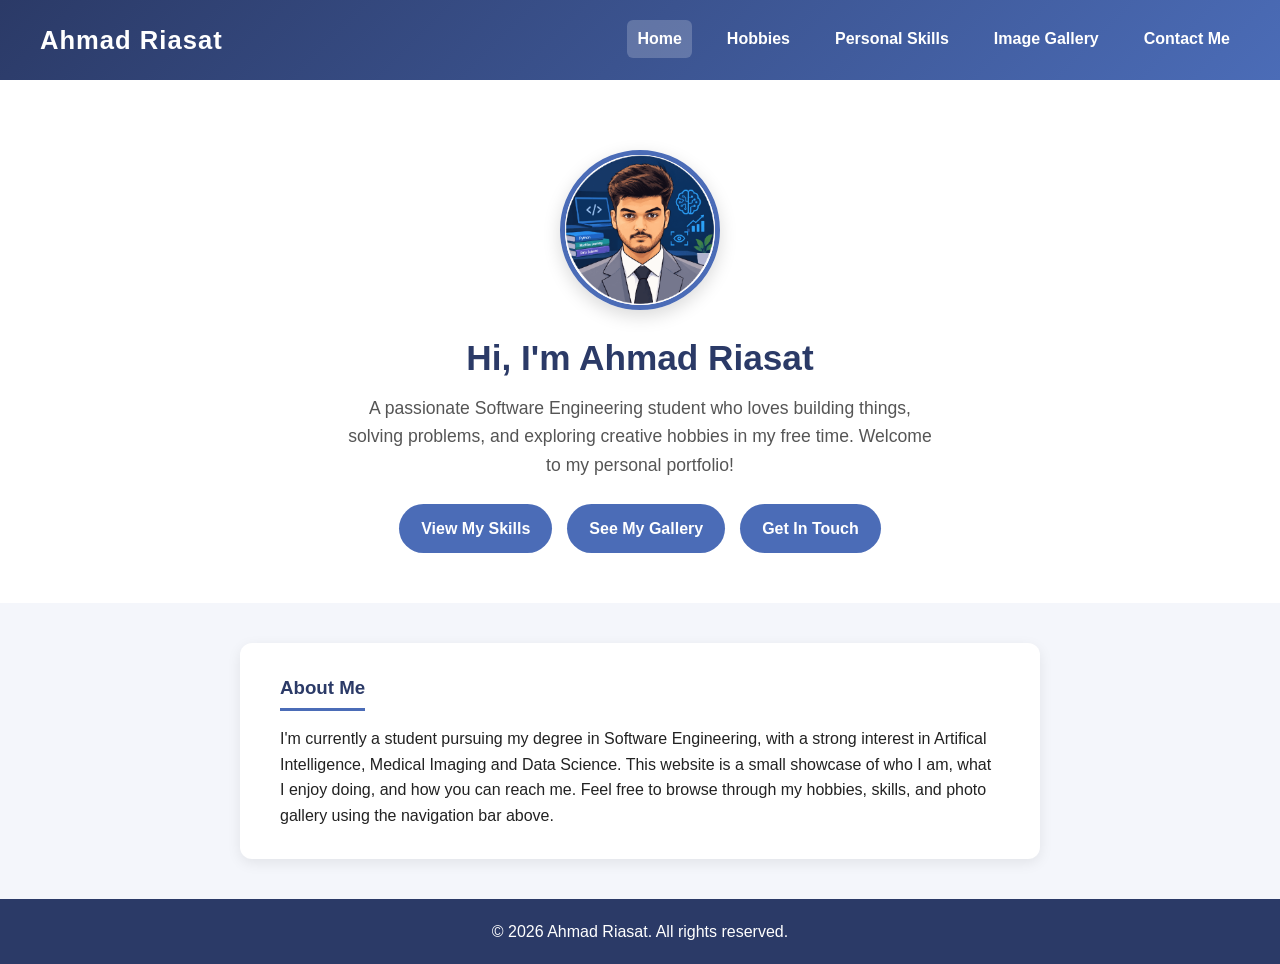
<file: index.html>
<!DOCTYPE html>
<html lang="en">
<head>
<meta charset="UTF-8">
<meta name="viewport" content="width=device-width, initial-scale=1.0">
<title>Ahmad Riasat | Home</title>
<link rel="stylesheet" href="css/style.css">
</head>
<body>

<header>
  <h1>Ahmad Riasat</h1>
  <nav>
    <ul>
      <li><a href="index.html" class="active">Home</a></li>
      <li><a href="hobbies.html">Hobbies</a></li>
      <li><a href="skills.html">Personal Skills</a></li>
      <li><a href="gallery.html">Image Gallery</a></li>
      <li><a href="contact.html">Contact Me</a></li>
    </ul>
  </nav>
</header>

<section class="hero">
  <img src="images/ProfilePic.png" alt="Profile photo of Ahmad">
  <h2>Hi, I'm Ahmad Riasat</h2>
  <p class="tagline">A passionate Software Engineering student who loves building things, solving problems,
     and exploring creative hobbies in my free time. Welcome to my personal portfolio!</p>
  <div class="btn-group">
    <a class="btn" href="skills.html">View My Skills</a>
    <a class="btn" href="gallery.html">See My Gallery</a>
    <a class="btn" href="contact.html">Get In Touch</a>
  </div>
</section>

<section class="about">
  <h3>About Me</h3>
  <p>
    I'm currently a student pursuing my degree in Software Engineering, with a strong interest in Artifical Intelligence,
    Medical Imaging and Data Science. This website is a small showcase of who I am, what I enjoy doing, and how you can
    reach me. Feel free to browse through my hobbies, skills, and photo gallery using the navigation bar above.
  </p>
</section>

<footer>
  <p>&copy; 2026 Ahmad Riasat. All rights reserved.</p>
</footer>

</body>
</html>
</file>
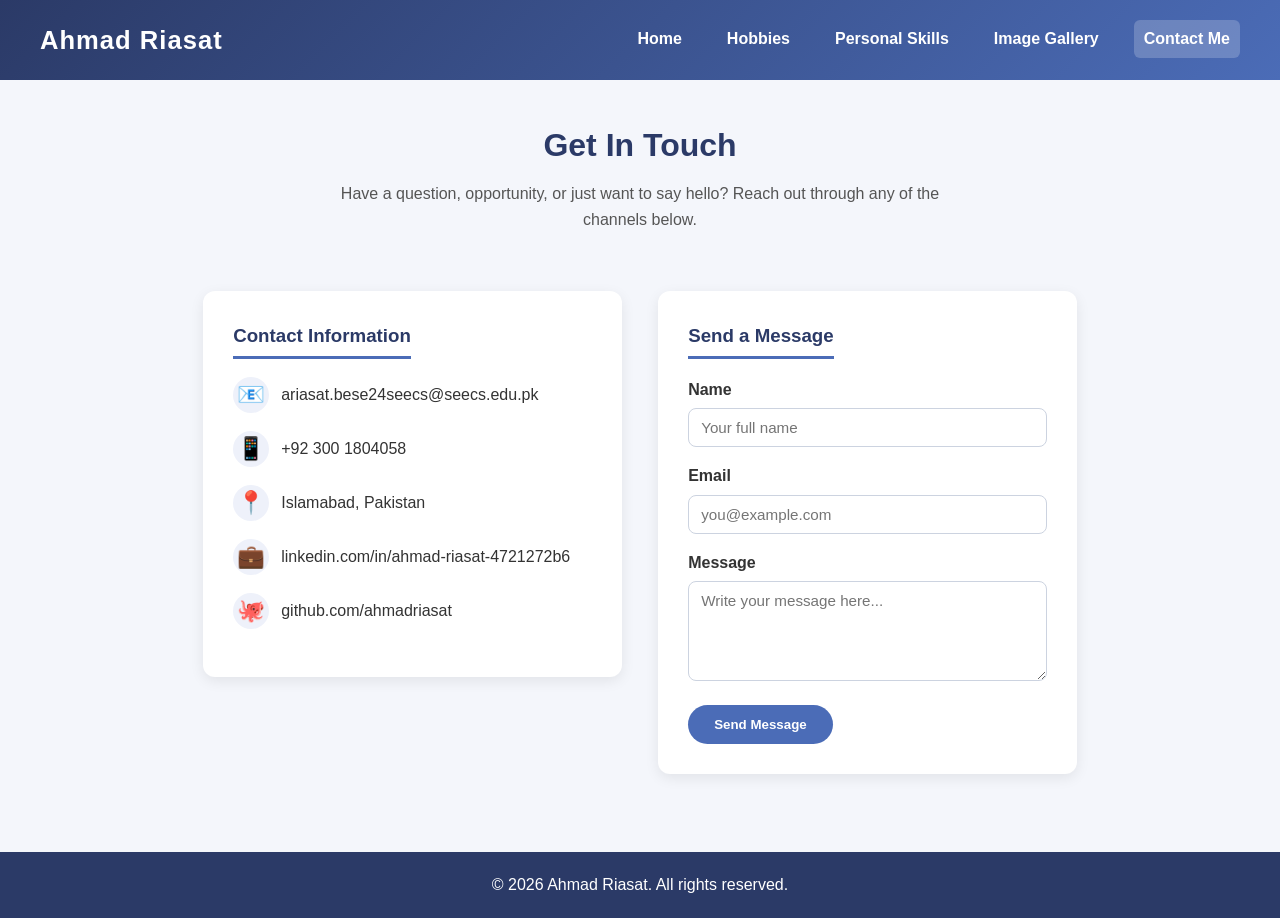
<file: contact.html>
<!DOCTYPE html>
<html lang="en">
<head>
<meta charset="UTF-8">
<meta name="viewport" content="width=device-width, initial-scale=1.0">
<title>Ahmad Riasat | Contact Me</title>
<link rel="stylesheet" href="css/style.css">
</head>
<body>

<header>
  <h1>Ahmad Riasat</h1>
  <nav>
    <ul>
      <li><a href="index.html">Home</a></li>
      <li><a href="hobbies.html">Hobbies</a></li>
      <li><a href="skills.html">Personal Skills</a></li>
      <li><a href="gallery.html">Image Gallery</a></li>
      <li><a href="contact.html" class="active">Contact Me</a></li>
    </ul>
  </nav>
</header>

<section class="page-title">
  <h2>Get In Touch</h2>
  <p>Have a question, opportunity, or just want to say hello? Reach out through any of the channels below.</p>
</section>

<section class="contact-wrap">
  <div class="info-box">
    <h3>Contact Information</h3>
    <div class="info-item">
      <div class="icon">📧</div>
      <a href="mailto:ariasat.bese24seecs@seecs.edu.pk">ariasat.bese24seecs@seecs.edu.pk</a>
    </div>
    <div class="info-item">
      <div class="icon">📱</div>
      <span>+92 300 1804058</span>
    </div>
    <div class="info-item">
      <div class="icon">📍</div>
      <span>Islamabad, Pakistan</span>
    </div>
    <div class="info-item">
      <div class="icon">💼</div>
      <a href="https://www.linkedin.com/in/ahmad-riasat-4721272b6/" target="_blank" rel="noopener">linkedin.com/in/ahmad-riasat-4721272b6</a>
    </div>
    <div class="info-item">
      <div class="icon">🐙</div>
      <a href="https://github.com/ahmad-riasat" target="_blank" rel="noopener">github.com/ahmadriasat</a>
    </div>
  </div>

  <div class="form-box">
    <h3>Send a Message</h3>
    <form>
      <label for="name">Name</label>
      <input type="text" id="name" name="name" placeholder="Your full name">

      <label for="email">Email</label>
      <input type="email" id="email" name="email" placeholder="you@example.com">

      <label for="message">Message</label>
      <textarea id="message" name="message" placeholder="Write your message here..."></textarea>

      <button type="submit">Send Message</button>
    </form>
  </div>
</section>

<footer>
  <p>&copy; 2026 Ahmad Riasat. All rights reserved.</p>
</footer>

</body>
</html>
</file>
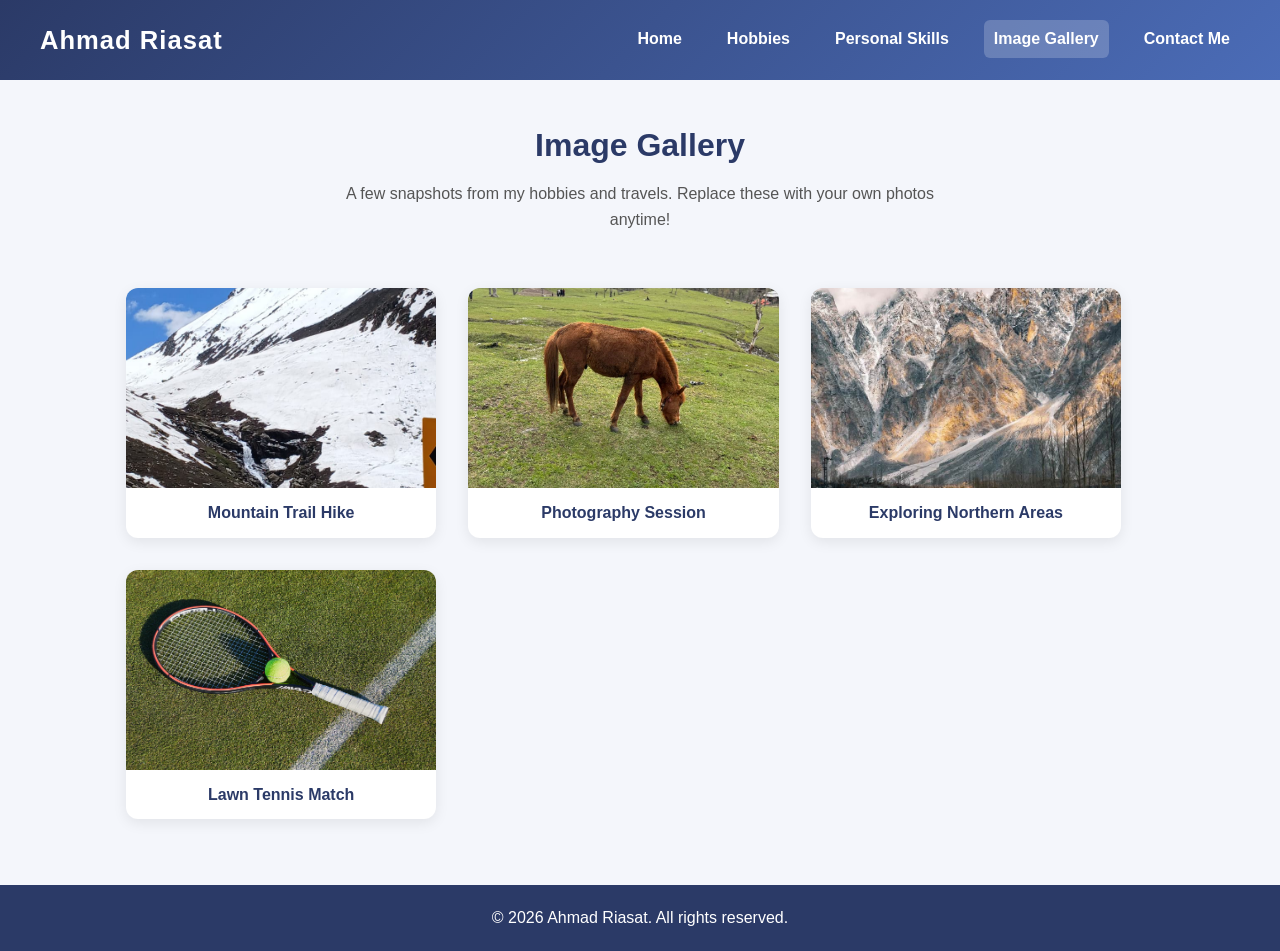
<file: gallery.html>
<!DOCTYPE html>
<html lang="en">
<head>
<meta charset="UTF-8">
<meta name="viewport" content="width=device-width, initial-scale=1.0">
<title>Ahmad Riasat | Image Gallery</title>
<link rel="stylesheet" href="css/style.css">
</head>
<body>

<header>
  <h1>Ahmad Riasat</h1>
  <nav>
    <ul>
      <li><a href="index.html">Home</a></li>
      <li><a href="hobbies.html">Hobbies</a></li>
      <li><a href="skills.html">Personal Skills</a></li>
      <li><a href="gallery.html" class="active">Image Gallery</a></li>
      <li><a href="contact.html">Contact Me</a></li>
    </ul>
  </nav>
</header>

<section class="page-title">
  <h2>Image Gallery</h2>
  <p>A few snapshots from my hobbies and travels. Replace these with your own photos anytime!</p>
</section>

<section class="gallery">
  <figure>
    <img src="images/MountaintrailHike.jpeg" alt="Mountain landscape photo">
    <figcaption>Mountain Trail Hike</figcaption>
  </figure>
  <figure>
    <img src="images/Photography.jpeg" alt="Photography session">
    <figcaption>Photography Session</figcaption>
  </figure>
  <figure>
    <img src="images/ExploreNorth.jpg" alt="Exploring northern areas">
    <figcaption>Exploring Northern Areas</figcaption>
  </figure>
  <figure>
    <img src="images/Tennis.avif" alt="Lawn tennis match">
    <figcaption>Lawn Tennis Match</figcaption>
  </figure>
  

</section>

<footer>
  <p>&copy; 2026 Ahmad Riasat. All rights reserved.</p>
</footer>

</body>
</html>
</file>
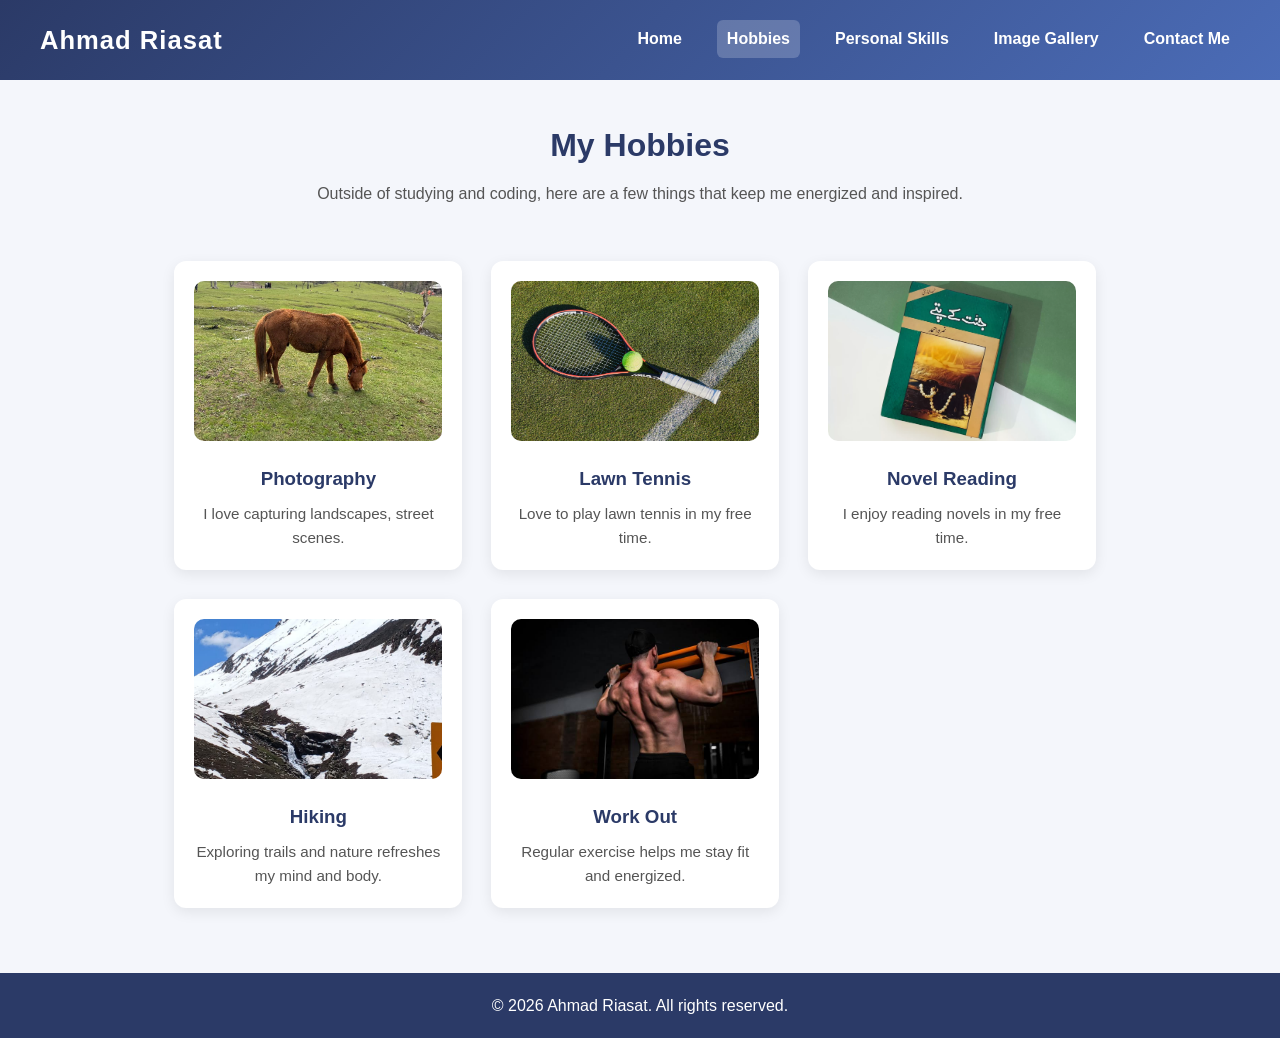
<file: hobbies.html>
<!DOCTYPE html>
<html lang="en">
<head>
<meta charset="UTF-8">
<meta name="viewport" content="width=device-width, initial-scale=1.0">
<title>Ahmad Riasat | Hobbies</title>
<link rel="stylesheet" href="css/style.css">
</head>
<body>

<header class="clearfix">
  <h1>Ahmad Riasat</h1>
  <nav>
    <ul>
      <li><a href="index.html">Home</a></li>
      <li><a href="hobbies.html" class="active">Hobbies</a></li>
      <li><a href="skills.html">Personal Skills</a></li>
      <li><a href="gallery.html">Image Gallery</a></li>
      <li><a href="contact.html">Contact Me</a></li>
    </ul>
  </nav>
</header>

<section class="page-title">
  <h2>My Hobbies</h2>
  <p>Outside of studying and coding, here are a few things that keep me energized and inspired.</p>
</section>

<section class="hobby-grid clearfix">
  <div class="hobby-card">
    <img src="images/Photography.jpeg" alt="Photography hobby">
    <h3>Photography</h3>
    <p>I love capturing landscapes, street scenes.</p>
  </div>
  <div class="hobby-card">
    <img src="images/Tennis.avif" alt="Gaming hobby">
    <h3>Lawn Tennis</h3>
    <p>Love to play lawn tennis in my free time.</p>
  </div>
  <div class="hobby-card">
    <img src="images/novel.webp" alt="Reading hobby">
    <h3>Novel Reading</h3>
    <p>I enjoy reading  novels in my free time.</p>
  </div>
  <div class="hobby-card">
    <img src="images/MountaintrailHike.jpeg" alt="Hiking hobby">
    <h3>Hiking</h3>
    <p>Exploring trails and nature refreshes my mind and body.</p>
  </div>
  <div class="hobby-card">
    <img src="images/workout.jpg" alt="Coding side projects hobby">
    <h3>Work Out</h3>
    <p>Regular exercise helps me stay fit and energized.</p>
  </div>
</section>

<footer>
  <p>&copy; 2026 Ahmad Riasat. All rights reserved.</p>
</footer>

</body>
</html>
</file>
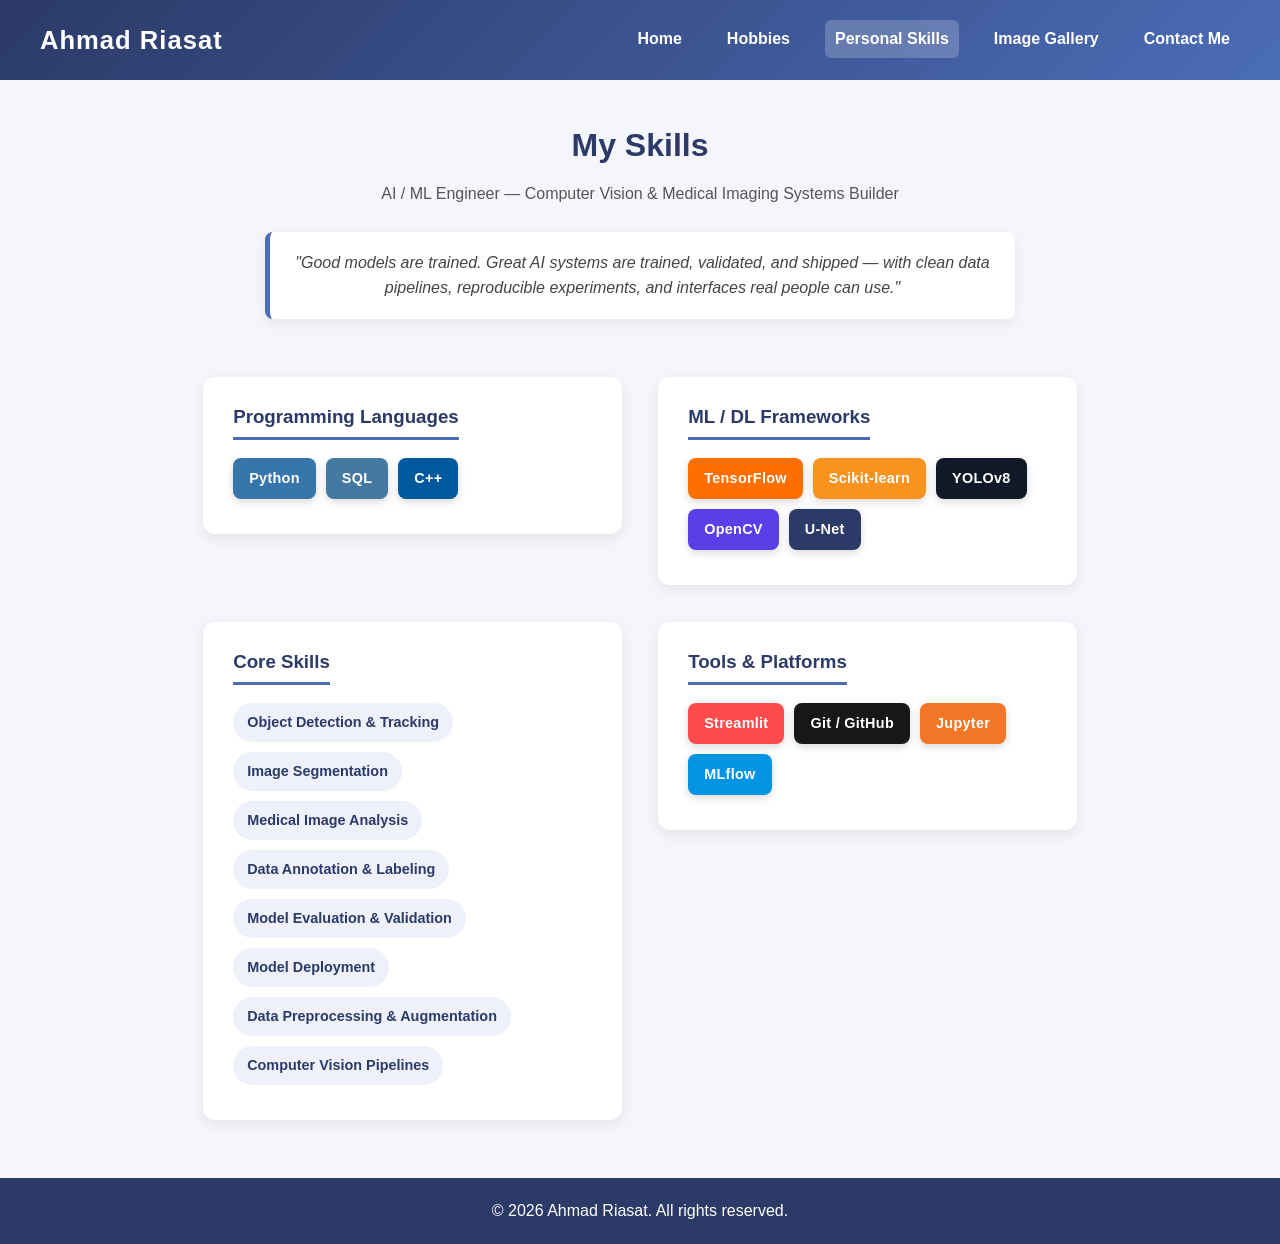
<file: skills.html>
<!DOCTYPE html>
<html lang="en">
<head>
<meta charset="UTF-8">
<meta name="viewport" content="width=device-width, initial-scale=1.0">
<title>Ahmad Riasat | Personal Skills</title>
<link rel="stylesheet" href="css/style.css">
</head>
<body>

<header>
  <h1>Ahmad Riasat</h1>
  <nav>
    <ul>
      <li><a href="index.html">Home</a></li>
      <li><a href="hobbies.html">Hobbies</a></li>
      <li><a href="skills.html" class="active">Personal Skills</a></li>
      <li><a href="gallery.html">Image Gallery</a></li>
      <li><a href="contact.html">Contact Me</a></li>
    </ul>
  </nav>
</header>

<section class="page-title">
  <h2>My Skills</h2>
  <p>AI / ML Engineer &mdash; Computer Vision &amp; Medical Imaging Systems Builder</p>
  <div class="quote">
    "Good models are trained. Great AI systems are trained, validated, and shipped &mdash; with clean data pipelines,
    reproducible experiments, and interfaces real people can use."
  </div>
</section>

<section class="skills-wrap">

  <div class="skill-box">
    <h3>Programming Languages</h3>
    <ul class="badge-list">
      <li class="badge-python">Python</li>
      <li class="badge-sql">SQL</li>
      <li class="badge-cpp">C++</li>
    </ul>
  </div>

  <div class="skill-box">
    <h3>ML / DL Frameworks</h3>
    <ul class="badge-list">
      <li class="badge-tensorflow">TensorFlow</li>
      <li class="badge-sklearn">Scikit-learn</li>
      <li class="badge-yolo">YOLOv8</li>
      <li class="badge-opencv">OpenCV</li>
      <li class="badge-unet">U-Net</li>
    </ul>
  </div>

  <div class="skill-box">
    <h3>Core Skills</h3>
    <ul class="tag-list">
      <li>Object Detection &amp; Tracking</li>
      <li>Image Segmentation</li>
      <li>Medical Image Analysis</li>
      <li>Data Annotation &amp; Labeling</li>
      <li>Model Evaluation &amp; Validation</li>
      <li>Model Deployment</li>
      <li>Data Preprocessing &amp; Augmentation</li>
      <li>Computer Vision Pipelines</li>
    </ul>
  </div>

  <div class="skill-box">
    <h3>Tools &amp; Platforms</h3>
    <ul class="badge-list">
      <li class="badge-streamlit">Streamlit</li>
      <li class="badge-github">Git / GitHub</li>
      <li class="badge-jupyter">Jupyter</li>
      <li class="badge-mlflow">MLflow</li>
    </ul>
  </div>

</section>

<footer>
  <p>&copy; 2026 Ahmad Riasat. All rights reserved.</p>
</footer>

</body>
</html>
</file>
<file: css/style.css>
* { box-sizing: border-box; margin: 0; padding: 0; }

body {
  font-family: 'Segoe UI', Tahoma, Geneva, Verdana, sans-serif;
  background: #f4f6fb;
  color: #222;
  line-height: 1.6;
}

/* ---------- Header / Navigation (float-based) ---------- */
header {
  background: linear-gradient(135deg, #2b3a67, #4b6cb7);
  color: #fff;
  padding: 20px 40px;
}
header::after {           /* clearfix: header holds two floated children */
  content: "";
  display: table;
  clear: both;
}
header h1 {
  float: left;
  font-size: 1.6rem;
  letter-spacing: 1px;
  line-height: 40px;
}
nav { float: right; }
nav ul { list-style: none; }
nav ul li { float: left; margin-left: 25px; }
nav ul li a {
  display: block;
  color: #fff;
  text-decoration: none;
  font-weight: 600;
  padding: 6px 10px;
  border-radius: 6px;
  transition: background 0.3s ease;
}
nav ul li a:hover, nav ul li a.active { background: rgba(255,255,255,0.2); }

/* ---------- Shared page title (hobbies / skills / gallery / contact) ---------- */
.page-title { text-align: center; padding: 40px 20px 10px; }
.page-title h2 { color: #2b3a67; font-size: 2rem; }
.page-title p { color: #555; max-width: 650px; margin: 10px auto 0; }

/* ---------- Shared footer ---------- */
footer {
  clear: both;
  text-align: center;
  padding: 20px;
  background: #2b3a67;
  color: #fff;
  margin-top: 40px;
}

.hero {
  display: flex;
  align-items: center;
  justify-content: center;
  flex-direction: column;
  text-align: center;
  padding: 70px 20px 50px;
  background: #fff;
}
.hero img {
  width: 160px;
  height: 160px;
  border-radius: 50%;
  object-fit: cover;
  border: 5px solid #4b6cb7;
  margin-bottom: 20px;
  box-shadow: 0 6px 18px rgba(0,0,0,0.15);
}
.hero h2 { font-size: 2.2rem; color: #2b3a67; margin-bottom: 8px; }
.hero p.tagline { font-size: 1.1rem; color: #555; max-width: 600px; }
.btn-group {
  margin-top: 25px;
  display: flex;
  gap: 15px;
  flex-wrap: wrap;
  justify-content: center;
}
.btn {
  background: #4b6cb7;
  color: #fff;
  text-decoration: none;
  padding: 12px 22px;
  border-radius: 30px;
  font-weight: 600;
  transition: transform 0.2s ease, background 0.3s ease;
}
.btn:hover { background: #2b3a67; transform: translateY(-3px); }
section.about {
  max-width: 800px;
  margin: 40px auto;
  background: #fff;
  padding: 30px 40px;
  border-radius: 12px;
  box-shadow: 0 4px 14px rgba(0,0,0,0.08);
}
section.about h3 {
  color: #2b3a67;
  margin-bottom: 15px;
  border-bottom: 3px solid #4b6cb7;
  display: inline-block;
  padding-bottom: 5px;
}

.hobby-grid {
  max-width: 1000px;
  margin: 30px auto 50px;
  padding: 0 20px;
}
.hobby-grid::after {      /* clearfix: contains floated .hobby-card items */
  content: "";
  display: table;
  clear: both;
}
.hobby-card {
  float: left;
  width: 30%;
  margin: 1.5%;
  background: #fff;
  border-radius: 12px;
  padding: 20px;
  text-align: center;
  box-shadow: 0 4px 14px rgba(0,0,0,0.08);
  transition: transform 0.25s ease;
}
.hobby-card:hover { transform: translateY(-6px); }
.hobby-card img {
  width: 100%;
  height: 160px;
  object-fit: cover;
  border-radius: 10px;
  margin-bottom: 15px;
}
.hobby-card h3 { color: #2b3a67; margin-bottom: 8px; }
.hobby-card p { color: #555; font-size: 0.95rem; }


.gallery {
  max-width: 1100px;
  margin: 30px auto 50px;
  padding: 0 20px;
}
.gallery::after {          /* clearfix: contains floated <figure> items */
  content: "";
  display: table;
  clear: both;
}
.gallery figure {
  float: left;
  width: 29.3%;
  margin: 1.5%;
  background: #fff;
  border-radius: 12px;
  overflow: hidden;
  box-shadow: 0 4px 14px rgba(0,0,0,0.08);
  transition: transform 0.25s ease;
}
.gallery figure:hover { transform: translateY(-6px); }
.gallery img {
  width: 100%;
  height: 200px;
  object-fit: cover;
  display: block;
}
.gallery figcaption {
  padding: 12px 15px;
  font-weight: 600;
  color: #2b3a67;
  text-align: center;
}


.quote {
  max-width: 750px;
  margin: 25px auto 0;
  padding: 18px 25px;
  background: #fff;
  border-left: 5px solid #4b6cb7;
  border-radius: 8px;
  font-style: italic;
  color: #444;
  box-shadow: 0 4px 14px rgba(0,0,0,0.06);
}

.skills-wrap {
  max-width: 950px;
  margin: 30px auto 20px;
  padding: 0 20px;
}
.skills-wrap::after {    
  content: "";
  display: table;
  clear: both;
}
.skill-box {
  float: left;
  width: 46%;
  margin: 2%;
  background: #fff;
  border-radius: 12px;
  padding: 25px 30px;
  box-shadow: 0 4px 14px rgba(0,0,0,0.08);
}
.skill-box h3 {
  color: #2b3a67;
  margin-bottom: 18px;
  border-bottom: 3px solid #4b6cb7;
  display: inline-block;
  padding-bottom: 5px;
}
.skill-item { margin-bottom: 16px; }
.skill-item .label {
  display: flex;
  justify-content: space-between;
  font-weight: 600;
  margin-bottom: 6px;
  color: #333;
}

.badge-list, .tag-list { list-style: none; }
.badge-list::after, .tag-list::after {   
  content: "";
  display: table;
  clear: both;
}
.badge-list li {
  float: left;
  color: #fff;
  padding: 9px 16px;
  border-radius: 8px;
  font-size: 0.9rem;
  font-weight: 700;
  letter-spacing: 0.3px;
  box-shadow: 0 3px 8px rgba(0,0,0,0.15);
  margin: 0 10px 10px 0;
}
.tag-list li {
  float: left;
  background: #eef1fa;
  color: #2b3a67;
  padding: 8px 14px;
  border-radius: 20px;
  font-size: 0.9rem;
  font-weight: 600;
  margin: 0 10px 10px 0;
}


.badge-python      { background: #3776AB; }
.badge-sql         { background: #4479A1; }
.badge-cpp         { background: #00599C; }
.badge-tensorflow  { background: #FF6F00; }
.badge-sklearn     { background: #F7931E; }
.badge-yolo        { background: #111827; }
.badge-opencv      { background: #5C3EE8; }
.badge-unet        { background: #2b3a67; }
.badge-streamlit   { background: #FF4B4B; }
.badge-github      { background: #181717; }
.badge-jupyter     { background: #F37626; }
.badge-mlflow      { background: #0194E2; }

.full-width {
  clear: both;
  max-width: 950px;
  margin: 0 auto 30px;
  padding: 0 20px;
}
.full-box {
  background: #fff;
  border-radius: 12px;
  padding: 25px 30px;
  box-shadow: 0 4px 14px rgba(0,0,0,0.08);
}
.full-box h3 {
  color: #2b3a67;
  margin-bottom: 18px;
  border-bottom: 3px solid #4b6cb7;
  display: inline-block;
  padding-bottom: 5px;
}

.code-block {
  background: #1e2233;
  color: #d6e0ff;
  border-radius: 10px;
  padding: 20px 25px;
  font-family: 'Consolas', 'Courier New', monospace;
  font-size: 0.9rem;
  overflow-x: auto;
  line-height: 1.7;
}
.code-block .key { color: #7fd4ff; }
.code-block .str { color: #ffd27f; }
.code-block .punct { color: #9aa5c9; }

.timeline-item {
  padding: 14px 0;
  border-bottom: 1px solid #eef1fa;
}
.timeline-item::after {   /* clearfix: .date is floated right */
  content: "";
  display: table;
  clear: both;
}
.timeline-item:last-child { border-bottom: none; }
.timeline-item .role { font-weight: 700; color: #2b3a67; }
.timeline-item .org { color: #4b6cb7; font-weight: 600; }
.timeline-item .date { color: #888; font-size: 0.85rem; float: right; }
.exp-desc { margin-top: 6px; color: #555; font-size: 0.95rem; }

.cert-list { list-style: none; }
.cert-list li {
  padding: 8px 0 8px 26px;
  position: relative;
  color: #333;
}
.cert-list li::before {
  content: "🎓";
  position: absolute;
  left: 0;
}


  
   
.contact-wrap {
  max-width: 950px;
  margin: 30px auto 60px;
  padding: 0 20px;
}
.contact-wrap::after {    
  content: "";
  display: table;
  clear: both;
}
.info-box, .form-box {
  float: left;
  width: 46%;
  margin: 2%;
  background: #fff;
  border-radius: 12px;
  padding: 30px;
  box-shadow: 0 4px 14px rgba(0,0,0,0.08);
}
.info-box h3, .form-box h3 {
  color: #2b3a67;
  margin-bottom: 18px;
  border-bottom: 3px solid #4b6cb7;
  display: inline-block;
  padding-bottom: 5px;
}
.info-item {
  clear: left;             
  margin-bottom: 18px;
}
.info-item::after {        
  content: "";
  display: table;
  clear: both;
}
.info-item .icon {
  float: left;
  font-size: 1.4rem;
  width: 36px;
  height: 36px;
  line-height: 36px;
  text-align: center;
  background: #eef1fa;
  border-radius: 50%;
  margin-right: 12px;
}
.info-item a, .info-item span {
  color: #333;
  text-decoration: none;
  font-weight: 500;
  line-height: 36px;
}
.info-item a:hover { color: #4b6cb7; }

.form-box label {
  display: block;
  margin-bottom: 6px;
  font-weight: 600;
  color: #333;
}
.form-box input, .form-box textarea {
  width: 100%;
  padding: 10px 12px;
  margin-bottom: 16px;
  border: 1px solid #ccd3e0;
  border-radius: 8px;
  font-family: inherit;
  font-size: 0.95rem;
}
.form-box textarea { resize: vertical; min-height: 100px; }
.form-box button {
  background: #4b6cb7;
  color: #fff;
  border: none;
  padding: 12px 26px;
  border-radius: 30px;
  font-weight: 600;
  cursor: pointer;
  transition: background 0.3s ease;
}
.form-box button:hover { background: #2b3a67; }


@media (max-width: 700px) {
  header h1, nav { float: none; text-align: center; }
  nav ul li { float: none; display: inline-block; margin: 5px; }

  .hobby-card,
  .gallery figure,
  .skill-box,
  .info-box,
  .form-box {
    float: none;
    width: 100%;
    margin: 0 0 20px 0;
  }
}
</file>
